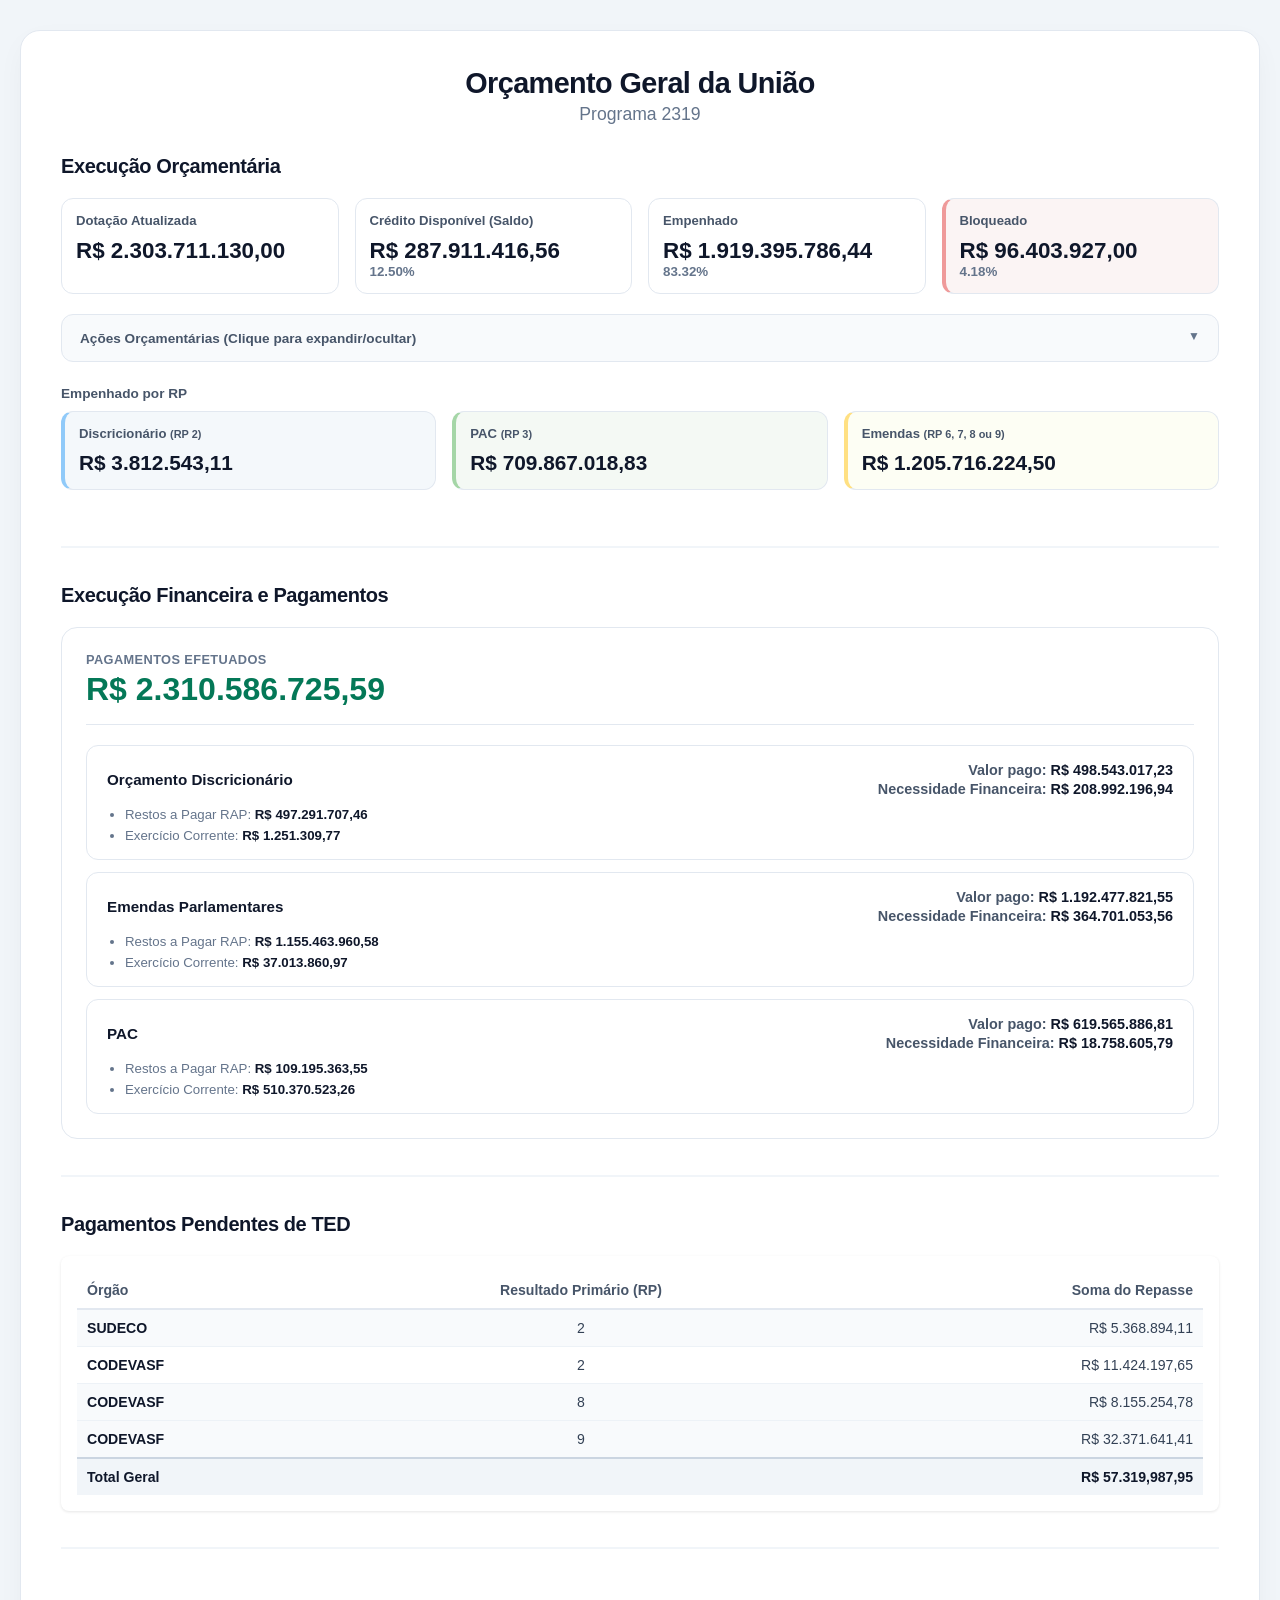
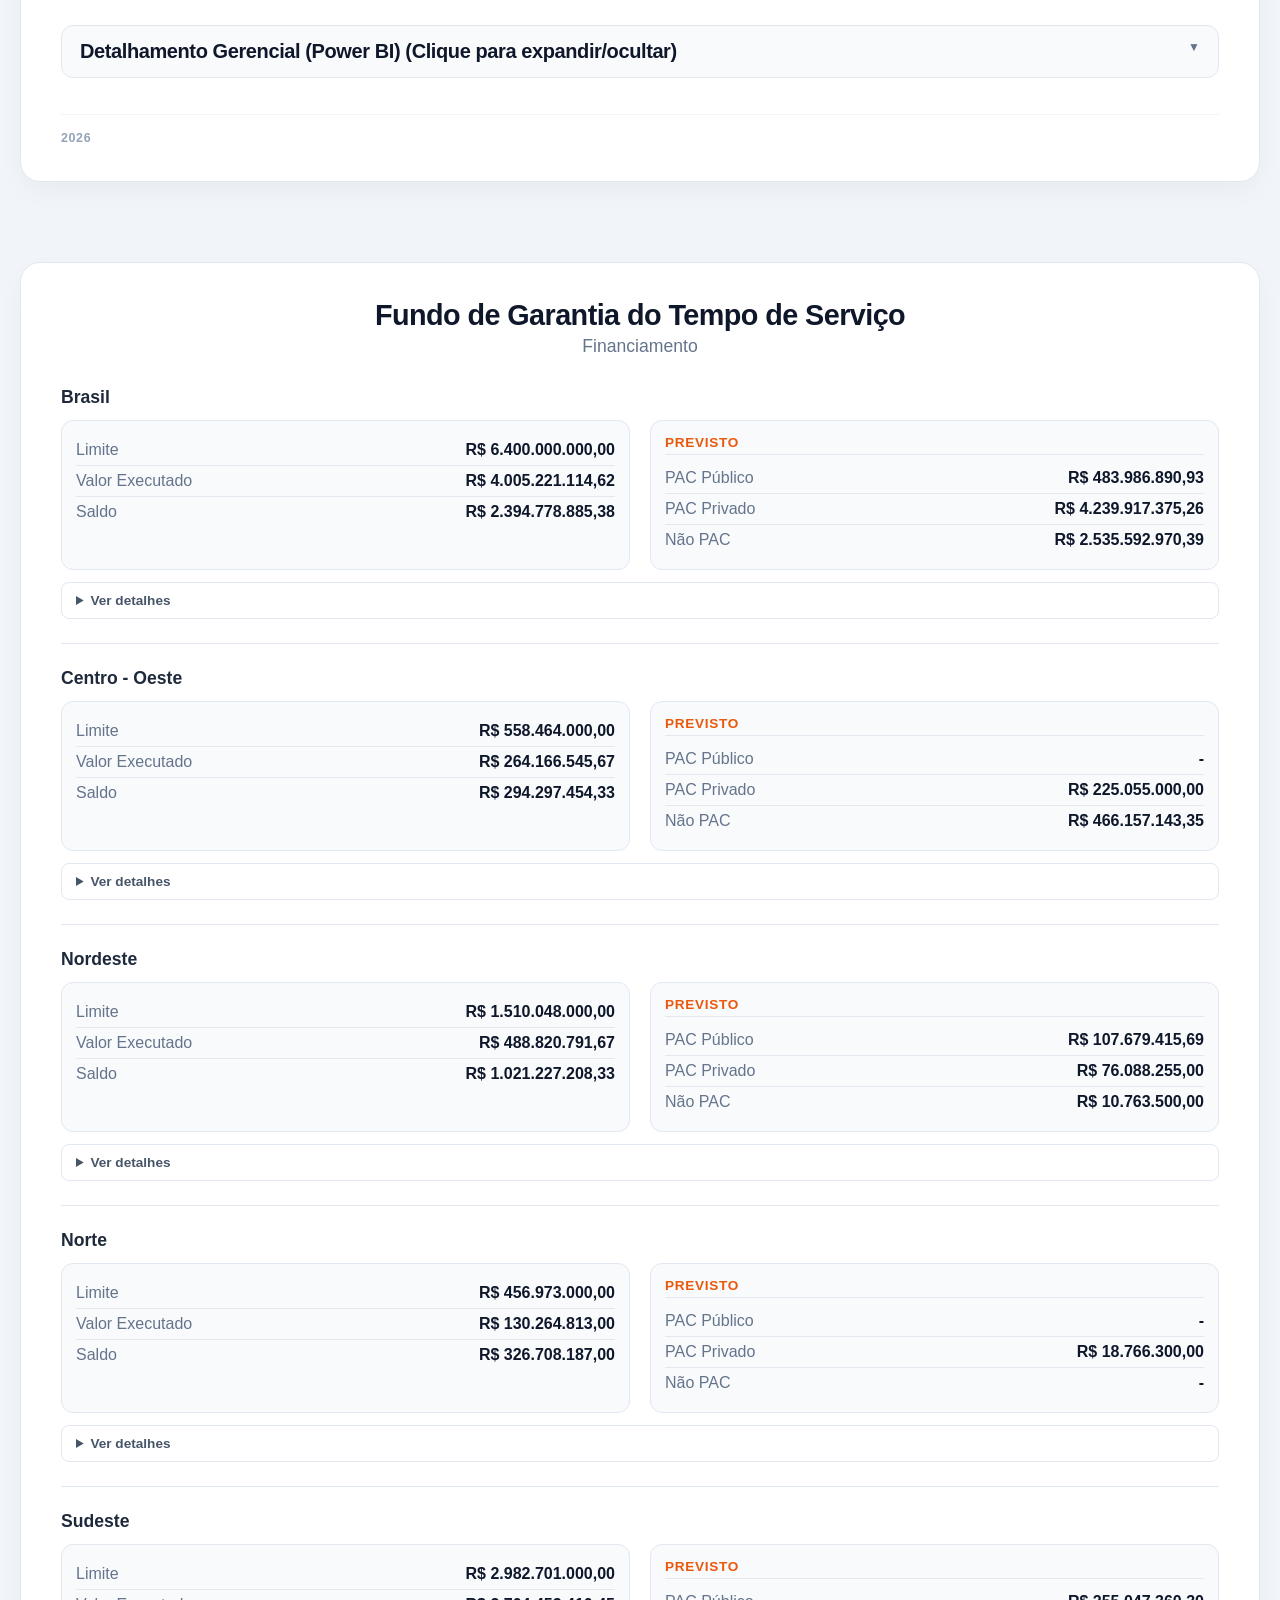
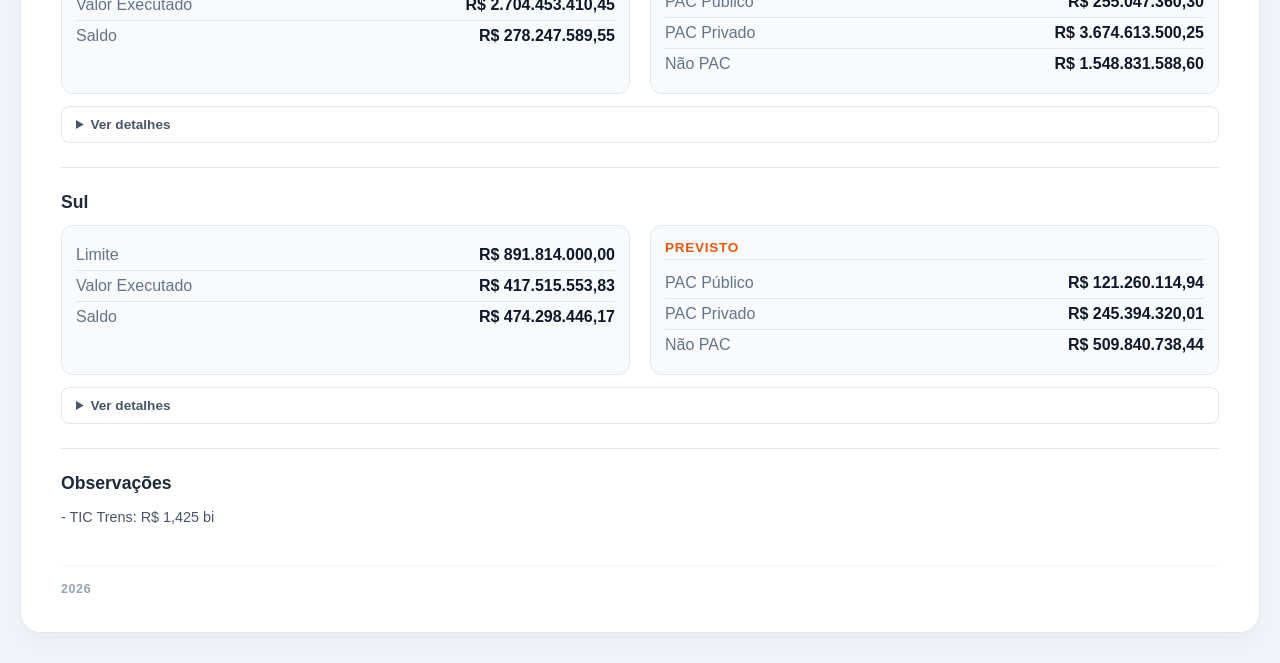
<file: index.html>
<!DOCTYPE html>
<html lang="pt-BR">
<head>
  <meta charset="UTF-8">
  <meta name="viewport" content="width=device-width, initial-scale=1.0">
  <title>Orçamento Geral da União - Programa 2319</title>
  <link rel="stylesheet" href="style.css">
</head>
<body>
  <div class="presentation-wrapper">
    
    <!-- DASHBOARD ÚNICO DO OGU -->
    <div class="slide-card">
      
      <!-- Cabeçalho Principal Centralizado -->
      <header class="dashboard-header">
        <h1>Orçamento Geral da União</h1>
        <h3>Programa 2319</h3>
      </header>

      <!-- SEÇÃO 1: EXECUÇÃO ORÇAMENTÁRIA -->
      <section class="dashboard-section">
        <h2 class="section-title-padrao">Execução Orçamentária</h2>
        
        <!-- Cards Gerais de Resumo -->
        <div class="cards-row" style="grid-template-columns: repeat(4, 1fr);">
          <div class="info-card">
            <h4>Dotação Atualizada</h4>
            <strong id="limite-total" style="font-size: 1.4rem; color: #0f172a;">R$ 0,00</strong>
          </div>
          <div class="info-card">
            <h4>Crédito Disponível (Saldo)</h4>
            <strong id="val-saldo" style="font-size: 1.4rem; color: #0f172a;">R$ 0,00</strong>
            <small id="pct-saldo" style="display:block; color: #64748b; font-weight: 600;">0%</small>
          </div>
          <div class="info-card">
            <h4>Empenhado</h4>
            <strong id="val-empenhado" style="font-size: 1.4rem; color: #0f172a;">R$ 0,00</strong>
            <small id="pct-empenhado" style="display:block; color: #64748b; font-weight: 600;">0%</small>
          </div>
          <div class="info-card card-bloqueado">
            <h4>Bloqueado</h4>
            <strong id="val-bloqueado" style="font-size: 1.4rem; color: #0f172a;">R$ 0,00</strong>
            <small id="pct-bloqueado" style="display:block; color: #64748b; font-weight: 600;">0%</small>
          </div>
        </div>

        <!-- Quadro de Ações Orçamentárias em Menu Suspenso (Accordion) -->
        <div style="margin-bottom: 24px;">
          <details class="actions-dropdown-container">
            <summary class="actions-dropdown-summary">
              <h3 class="actions-title" style="display:inline; margin:0;">Ações Orçamentárias (Clique para expandir/ocultar)</h3>
            </summary>
            <div class="actions-dropdown-content" id="tabela-acoes-container">
              <!-- A tabela detalhada será injetada aqui -->
            </div>
          </details>
        </div>

        <!-- Valores Separados por Tipo -->
        <h3 class="actions-title">Empenhado por RP</h3>
        <div class="cards-row" style="grid-template-columns: repeat(3, 1fr);">
          <div class="info-card card-discricionario">
            <h4>Discricionário <small>(RP 2)</small></h4>
            <strong id="eof-discricionario" style="font-size: 1.3rem; color: #0f172a;">R$ 0,00</strong>
          </div>
          <div class="info-card card-pac">
            <h4>PAC <small>(RP 3)</small></h4>
            <strong id="eof-pac" style="font-size: 1.3rem; color: #0f172a;">R$ 0,00</strong>
          </div>
          <div class="info-card card-emendas">
            <h4>Emendas <small>(RP 6, 7, 8 ou 9)</small></h4>
            <strong id="eof-emendas" style="font-size: 1.3rem; color: #0f172a;">R$ 0,00</strong>
          </div>
        </div>
      </section>

      <div class="divider-section"></div>

      <!-- SEÇÃO 2: EXECUÇÃO FINANCEIRA E PAGAMENTOS -->
      <section class="dashboard-section">
        <h2 class="section-title-padrao">Execução Financeira e Pagamentos</h2>

        <div class="flow-card-main">
          <div class="flow-header-main">
            <span>PAGAMENTOS EFETUADOS</span>
            <strong id="pag-acumulado" class="green-text" style="font-size: 2rem;">R$ 0,00</strong>
          </div>

          <div class="flow-rows-container">
            <div class="flow-row-item">
              <div class="flow-row-header">
                <span>Orçamento Discricionário</span>
                <div style="text-align: right;">
                  <div style="font-size: 0.9rem; color: #475569; margin-bottom: 3px;">
                    Valor pago: <strong id="pag-discricionario" style="font-weight: 700; color: #0f172a;">R$ 0,00</strong>
                  </div>
                  <div style="font-size: 0.9rem; color: #475569;">
                    Necessidade Financeira: <span style="font-weight: 700; color: #0f172a;">R$ 208.992.196,94</span>
                  </div>
                </div>
              </div>
              <ul class="subgroup-bullets">
                <li>Restos a Pagar RAP: <strong id="discricionario-rap">R$ 0,00</strong></li>
                <li>Exercício Corrente: <strong id="discricionario-ex">R$ 0,00</strong></li>
              </ul>
            </div>

            <div class="flow-row-item">
              <div class="flow-row-header">
                <span>Emendas Parlamentares</span>
                <div style="text-align: right;">
                  <div style="font-size: 0.9rem; color: #475569; margin-bottom: 3px;">
                    Valor pago: <strong id="pag-emendas" style="font-weight: 700; color: #0f172a;">R$ 0,00</strong>
                  </div>
                  <div style="font-size: 0.9rem; color: #475569;">
                    Necessidade Financeira: <span style="font-weight: 700; color: #0f172a;">R$ 364.701.053,56</span>
                  </div>
                </div>
              </div>
              <ul class="subgroup-bullets">
                <li>Restos a Pagar RAP: <strong id="emendas-rap">R$ 0,00</strong></li>
                <li>Exercício Corrente: <strong id="emendas-ex">R$ 0,00</strong></li>
              </ul>
            </div>

            <div class="flow-row-item">
              <div class="flow-row-header">
                <span>PAC</span>
                <div style="text-align: right;">
                  <div style="font-size: 0.9rem; color: #475569; margin-bottom: 3px;">
                    Valor pago: <strong id="pag-pac" style="font-weight: 700; color: #0f172a;">R$ 0,00</strong>
                  </div>
                  <div style="font-size: 0.9rem; color: #475569;">
                    Necessidade Financeira: <span style="font-weight: 700; color: #0f172a;">R$ 18.758.605,79</span>
                  </div>
                </div>
              </div>
              <ul class="subgroup-bullets">
                <li>Restos a Pagar RAP: <strong id="pac-rap">R$ 0,00</strong></li>
                <li>Exercício Corrente: <strong id="pac-ex">R$ 0,00</strong></li>
              </ul>
            </div>
          </div>
        </div>
      </section>

      <div class="divider-section"></div>

      <!-- SEÇÃO 3: PAGAMENTOS PENDENTES DE TED (ESTÁTICA) -->
      <section class="dashboard-section">
        <h2 class="section-title-padrao">Pagamentos Pendentes de TED</h2>
        <div style="background: #ffffff; border-radius: 8px; padding: 16px; box-shadow: 0 1px 3px rgba(0,0,0,0.1); overflow-x: auto;">
          <table style="width: 100%; border-collapse: collapse; font-size: 0.88rem; text-align: left;">
            <thead>
              <tr style="border-bottom: 2px solid #e2e8f0; color: #475569;">
                <th style="padding: 10px;">Órgão</th>
                <th style="padding: 10px; text-align: center;">Resultado Primário (RP)</th>
                <th style="padding: 10px; text-align: right;">Soma do Repasse</th>
              </tr>
            </thead>
            <tbody>
              <tr style="background-color: #f8fafc; border-bottom: 1px solid #edf2f7;">
                <td style="padding: 10px; font-weight: 700; color: #0f172a;">SUDECO</td>
                <td style="padding: 10px; text-align: center; color: #334155;">2</td>
                <td style="padding: 10px; text-align: right; color: #334155;">R$ 5.368.894,11</td>
              </tr>
              <tr style="background-color: #ffffff; border-bottom: 1px solid #edf2f7;">
                <td style="padding: 10px; font-weight: 700; color: #0f172a;">CODEVASF</td>
                <td style="padding: 10px; text-align: center; color: #334155;">2</td>
                <td style="padding: 10px; text-align: right; color: #334155;">R$  11.424.197,65 </td>
              </tr>
              <tr style="background-color: #f8fafc; border-bottom: 1px solid #edf2f7;">
                <td style="padding: 10px; font-weight: 700; color: #0f172a;">CODEVASF</td>
                <td style="padding: 10px; text-align: center; color: #334155;">8</td>
                <td style="padding: 10px; text-align: right; color: #334155;">R$ 8.155.254,78</td>
              </tr>
              <tr style="background-color: #f8fafc; border-bottom: 1px solid #edf2f7;">
                <td style="padding: 10px; font-weight: 700; color: #0f172a;">CODEVASF</td>
                <td style="padding: 10px; text-align: center; color: #334155;">9</td>
                <td style="padding: 10px; text-align: right; color: #334155;">R$ 32.371.641,41</td>
              </tr>
            </tbody>
            <tfoot>
              <tr style="border-top: 2px solid #cbd5e1; font-weight: bold; background-color: #f1f5f9;">
                <td style="padding: 10px; color: #0f172a;" colspan="2">Total Geral</td>
                <td style="padding: 10px; text-align: right; color: #0f172a;">R$ 57.319,987,95</td>
              </tr>
            </tfoot>
          </table>
        </div>
      </section>

      <div class="divider-section"></div>

      <!-- SEÇÃO DE DETALHAMENTO COM POWER BI -->
      <section class="dashboard-section" style="margin-top: 40px;">
        <details class="actions-dropdown-container">
          <summary class="actions-dropdown-summary">
            <h2 class="section-title-padrao" style="display:inline; margin:0;">Detalhamento Gerencial (Power BI) (Clique para expandir/ocultar)</h2>
          </summary>
          <div class="actions-dropdown-content" style="margin-top: 16px;">
            <div class="powerbi-container">
              <iframe title="painelgerencial" 
              width="100%"
              height="600px"
              src="https://app.fabric.microsoft.com/view?r=eyJrIjoiMzFkYzczZjYtNTQwMC00ODMxLTg5N2UtOGYyZmZiMDNmMTRkIiwidCI6IjFmMWJlODA0LWViZGYtNDJmNC1iZGExLTdmMjlhYmU2ZDQ3YSJ9"
              frameborder="0"
              allowFullScreen="true">
              </iframe>
            </div>
          </div>
        </details>
      </section>

      <footer class="slide-footer">
        <span>2026</span>
      </footer>
    </div>
    <!-- FIM DO DASHBOARD OGU -->

    <!-- INICIO_FGTS -->

    <!-- ESTILOS EXCLUSIVOS DO FGTS -->
    <style>
        .submenu { background: #ffffff; padding: 10px 14px; border-radius: 8px; border: 1px solid #e2e8f0; cursor: pointer; font-size: 0.85rem; margin-top: 10px; }
        .submenu summary { font-weight: 600; color: #475569; outline: none; }
        .submenu ul { list-style: none; padding: 8px 0 0 0; margin: 0; }
        .submenu li { padding: 5px 0; border-bottom: 1px solid #f1f5f9; display: flex; justify-content: space-between; color: #475569; }
        .sub-label { font-weight: 500; }
        .sub-value { font-weight: 600; color: #1e293b; }
    </style>

    <!-- NOVO SLIDE-CARD UNIFICADO PARA O FGTS (Abaixo de tudo) -->
    <div class="slide-card" style="margin-top: 40px;" id="bloco-fgts-dinamico">
        
        <!-- Cabeçalho Principal Centralizado -->
        <header class="dashboard-header">
            <h1>Fundo de Garantia do Tempo de Serviço</h1>
            <h3>Financiamento</h3>
        </header>

        <section class="dashboard-section">

            <div style="margin-bottom: 24px; padding-bottom: 24px; border-bottom: 1px solid #e2e8f0;">
                <h3 class="actions-title" style="font-size: 1.1rem; margin-bottom: 12px; color: #1e293b;">Brasil</h3>
                
                <div class="cards-row" style="grid-template-columns: 1fr 1fr; gap: 20px; margin-bottom: 12px;">
                    <!-- Coluna Principal -->
                    <div class="info-card" style="background: #f8fafc; text-align: left;">
                        <table style="width: 100%; border-collapse: collapse;">
                            <tr><td style="padding: 6px 0; border-bottom: 1px solid #e2e8f0; color: #64748b; font-weight: 500;">Limite</td><td style="padding: 6px 0; border-bottom: 1px solid #e2e8f0; text-align: right; font-weight: 600; color: #0f172a;">R$ 6.400.000.000,00</td></tr>
                            <tr><td style="padding: 6px 0; border-bottom: 1px solid #e2e8f0; color: #64748b; font-weight: 500;">Valor Executado</td><td style="padding: 6px 0; border-bottom: 1px solid #e2e8f0; text-align: right; font-weight: 600; color: #0f172a;">R$ 4.005.221.114,62</td></tr>
                            <tr><td style="padding: 6px 0; border-bottom: none; color: #64748b; font-weight: 500;">Saldo</td><td style="padding: 6px 0; border-bottom: none; text-align: right; font-weight: 600; color: #0f172a;">R$ 2.394.778.885,38</td></tr>
                        </table>
                    </div>
                    
                    <!-- Coluna Previsto -->
                    <div class="info-card" style="background: #f8fafc; text-align: left;">
                        <h4 style="margin-top: 0; color: #ea580c; font-size: 0.85rem; font-weight: 600; text-transform: uppercase; letter-spacing: 0.05em; margin-bottom: 8px; border-bottom: 1px solid #e2e8f0; padding-bottom: 4px;">Previsto</h4>
                        <table style="width: 100%; border-collapse: collapse;">
                            <tr><td style="padding: 6px 0; border-bottom: 1px solid #e2e8f0; color: #64748b; font-weight: 500;">PAC Público</td><td style="padding: 6px 0; border-bottom: 1px solid #e2e8f0; text-align: right; font-weight: 600; color: #0f172a;">R$ 483.986.890,93</td></tr>
                            <tr><td style="padding: 6px 0; border-bottom: 1px solid #e2e8f0; color: #64748b; font-weight: 500;">PAC Privado</td><td style="padding: 6px 0; border-bottom: 1px solid #e2e8f0; text-align: right; font-weight: 600; color: #0f172a;">R$ 4.239.917.375,26</td></tr>
                            <tr><td style="padding: 6px 0; border-bottom: none; color: #64748b; font-weight: 500;">Não PAC</td><td style="padding: 6px 0; border-bottom: none; text-align: right; font-weight: 600; color: #0f172a;">R$ 2.535.592.970,39</td></tr>
                        </table>
                    </div>
                </div>

                <details class="submenu"><summary>Ver detalhes</summary><ul><li><span class="sub-label">A CONTRATAR AVANÇAR:</span> <span class="sub-value">R$ 1.860.803.102,44</span></li><li><span class="sub-label">A CONTRATAR GM PRIVADO:</span> <span class="sub-value">R$ 2.789.935.189,55</span></li><li><span class="sub-label">A CONTRATAR GM PÚBLICO:</span> <span class="sub-value">R$ 318.986.890,93</span></li><li><span class="sub-label">A CONTRATAR REFROTA PRIVADO:</span> <span class="sub-value">R$ 1.349.478.140,50</span></li><li><span class="sub-label">A CONTRATAR REFROTA PÚBLICO:</span> <span class="sub-value">R$ 165.000.000,00</span></li><li><span class="sub-label">SELEÇÃO A PUBLICAR AVAÇAR:</span> <span class="sub-value">R$ 674.789.867,95</span></li><li><span class="sub-label">SELEÇÃO A PUBLICAR REFROTA PRIVADO:</span> <span class="sub-value">R$ 100.504.045,21</span></li><li><span class="sub-label">CONTRATADO AVANÇAR:</span> <span class="sub-value">R$ 491.865.466,58</span></li><li><span class="sub-label">CONTRATADO REFROTA PRIVADO:</span> <span class="sub-value">R$ 2.607.602.831,62</span></li><li><span class="sub-label">CONTRATADO REFROTA PÚBLICO:</span> <span class="sub-value">R$ 332.912.000,00</span></li><li><span class="sub-label">CONTRATADO GM PÚBLICO:</span> <span class="sub-value">R$ 572.840.816,42</span></li></ul></details>
            </div>
    
            <div style="margin-bottom: 24px; padding-bottom: 24px; border-bottom: 1px solid #e2e8f0;">
                <h3 class="actions-title" style="font-size: 1.1rem; margin-bottom: 12px; color: #1e293b;">Centro - Oeste</h3>
                
                <div class="cards-row" style="grid-template-columns: 1fr 1fr; gap: 20px; margin-bottom: 12px;">
                    <!-- Coluna Principal -->
                    <div class="info-card" style="background: #f8fafc; text-align: left;">
                        <table style="width: 100%; border-collapse: collapse;">
                            <tr><td style="padding: 6px 0; border-bottom: 1px solid #e2e8f0; color: #64748b; font-weight: 500;">Limite</td><td style="padding: 6px 0; border-bottom: 1px solid #e2e8f0; text-align: right; font-weight: 600; color: #0f172a;">R$ 558.464.000,00</td></tr>
                            <tr><td style="padding: 6px 0; border-bottom: 1px solid #e2e8f0; color: #64748b; font-weight: 500;">Valor Executado</td><td style="padding: 6px 0; border-bottom: 1px solid #e2e8f0; text-align: right; font-weight: 600; color: #0f172a;">R$ 264.166.545,67</td></tr>
                            <tr><td style="padding: 6px 0; border-bottom: none; color: #64748b; font-weight: 500;">Saldo</td><td style="padding: 6px 0; border-bottom: none; text-align: right; font-weight: 600; color: #0f172a;">R$ 294.297.454,33</td></tr>
                        </table>
                    </div>
                    
                    <!-- Coluna Previsto -->
                    <div class="info-card" style="background: #f8fafc; text-align: left;">
                        <h4 style="margin-top: 0; color: #ea580c; font-size: 0.85rem; font-weight: 600; text-transform: uppercase; letter-spacing: 0.05em; margin-bottom: 8px; border-bottom: 1px solid #e2e8f0; padding-bottom: 4px;">Previsto</h4>
                        <table style="width: 100%; border-collapse: collapse;">
                            <tr><td style="padding: 6px 0; border-bottom: 1px solid #e2e8f0; color: #64748b; font-weight: 500;">PAC Público</td><td style="padding: 6px 0; border-bottom: 1px solid #e2e8f0; text-align: right; font-weight: 600; color: #0f172a;">-</td></tr>
                            <tr><td style="padding: 6px 0; border-bottom: 1px solid #e2e8f0; color: #64748b; font-weight: 500;">PAC Privado</td><td style="padding: 6px 0; border-bottom: 1px solid #e2e8f0; text-align: right; font-weight: 600; color: #0f172a;">R$ 225.055.000,00</td></tr>
                            <tr><td style="padding: 6px 0; border-bottom: none; color: #64748b; font-weight: 500;">Não PAC</td><td style="padding: 6px 0; border-bottom: none; text-align: right; font-weight: 600; color: #0f172a;">R$ 466.157.143,35</td></tr>
                        </table>
                    </div>
                </div>

                <details class="submenu"><summary>Ver detalhes</summary><ul><li><span class="sub-label">A CONTRATAR AVANÇAR:</span> <span class="sub-value">R$ 18.807.909,96</span></li><li><span class="sub-label">A CONTRATAR GM PRIVADO:</span> <span class="sub-value"> R$ -   </span></li><li><span class="sub-label">A CONTRATAR GM PÚBLICO:</span> <span class="sub-value"> R$ -   </span></li><li><span class="sub-label">A CONTRATAR REFROTA PRIVADO:</span> <span class="sub-value">R$ 225.055.000,00</span></li><li><span class="sub-label">A CONTRATAR REFROTA PÚBLICO:</span> <span class="sub-value"> R$ -   </span></li><li><span class="sub-label">SELEÇÃO A PUBLICAR AVAÇAR:</span> <span class="sub-value">R$ 447.349.233,39</span></li><li><span class="sub-label">SELEÇÃO A PUBLICAR REFROTA PRIVADO:</span> <span class="sub-value"> R$ -   </span></li><li><span class="sub-label">CONTRATADO AVANÇAR:</span> <span class="sub-value">R$ 136.099.957,27</span></li><li><span class="sub-label">CONTRATADO REFROTA PRIVADO:</span> <span class="sub-value">R$ 128.066.588,40</span></li><li><span class="sub-label">CONTRATADO REFROTA PÚBLICO:</span> <span class="sub-value"> R$ -   </span></li><li><span class="sub-label">CONTRATADO GM PÚBLICO:</span> <span class="sub-value">R$ -   </span></li></ul></details>
            </div>
    
            <div style="margin-bottom: 24px; padding-bottom: 24px; border-bottom: 1px solid #e2e8f0;">
                <h3 class="actions-title" style="font-size: 1.1rem; margin-bottom: 12px; color: #1e293b;">Nordeste</h3>
                
                <div class="cards-row" style="grid-template-columns: 1fr 1fr; gap: 20px; margin-bottom: 12px;">
                    <!-- Coluna Principal -->
                    <div class="info-card" style="background: #f8fafc; text-align: left;">
                        <table style="width: 100%; border-collapse: collapse;">
                            <tr><td style="padding: 6px 0; border-bottom: 1px solid #e2e8f0; color: #64748b; font-weight: 500;">Limite</td><td style="padding: 6px 0; border-bottom: 1px solid #e2e8f0; text-align: right; font-weight: 600; color: #0f172a;">R$ 1.510.048.000,00</td></tr>
                            <tr><td style="padding: 6px 0; border-bottom: 1px solid #e2e8f0; color: #64748b; font-weight: 500;">Valor Executado</td><td style="padding: 6px 0; border-bottom: 1px solid #e2e8f0; text-align: right; font-weight: 600; color: #0f172a;">R$ 488.820.791,67</td></tr>
                            <tr><td style="padding: 6px 0; border-bottom: none; color: #64748b; font-weight: 500;">Saldo</td><td style="padding: 6px 0; border-bottom: none; text-align: right; font-weight: 600; color: #0f172a;">R$ 1.021.227.208,33</td></tr>
                        </table>
                    </div>
                    
                    <!-- Coluna Previsto -->
                    <div class="info-card" style="background: #f8fafc; text-align: left;">
                        <h4 style="margin-top: 0; color: #ea580c; font-size: 0.85rem; font-weight: 600; text-transform: uppercase; letter-spacing: 0.05em; margin-bottom: 8px; border-bottom: 1px solid #e2e8f0; padding-bottom: 4px;">Previsto</h4>
                        <table style="width: 100%; border-collapse: collapse;">
                            <tr><td style="padding: 6px 0; border-bottom: 1px solid #e2e8f0; color: #64748b; font-weight: 500;">PAC Público</td><td style="padding: 6px 0; border-bottom: 1px solid #e2e8f0; text-align: right; font-weight: 600; color: #0f172a;">R$ 107.679.415,69</td></tr>
                            <tr><td style="padding: 6px 0; border-bottom: 1px solid #e2e8f0; color: #64748b; font-weight: 500;">PAC Privado</td><td style="padding: 6px 0; border-bottom: 1px solid #e2e8f0; text-align: right; font-weight: 600; color: #0f172a;">R$ 76.088.255,00</td></tr>
                            <tr><td style="padding: 6px 0; border-bottom: none; color: #64748b; font-weight: 500;">Não PAC</td><td style="padding: 6px 0; border-bottom: none; text-align: right; font-weight: 600; color: #0f172a;">R$ 10.763.500,00</td></tr>
                        </table>
                    </div>
                </div>

                <details class="submenu"><summary>Ver detalhes</summary><ul><li><span class="sub-label">A CONTRATAR AVANÇAR:</span> <span class="sub-value">R$ 10.763.500,00</span></li><li><span class="sub-label">A CONTRATAR GM PRIVADO:</span> <span class="sub-value"> R$ -   </span></li><li><span class="sub-label">A CONTRATAR GM PÚBLICO:</span> <span class="sub-value">R$ 107.679.415,69</span></li><li><span class="sub-label">A CONTRATAR REFROTA PRIVADO:</span> <span class="sub-value">R$ 76.088.255,00</span></li><li><span class="sub-label">A CONTRATAR REFROTA PÚBLICO:</span> <span class="sub-value"> R$ -   </span></li><li><span class="sub-label">SELEÇÃO A PUBLICAR AVAÇAR:</span> <span class="sub-value"> R$ -   </span></li><li><span class="sub-label">SELEÇÃO A PUBLICAR REFROTA PRIVADO:</span> <span class="sub-value"> R$ -   </span></li><li><span class="sub-label">CONTRATADO AVANÇAR:</span> <span class="sub-value"> R$ -   </span></li><li><span class="sub-label">CONTRATADO REFROTA PRIVADO:</span> <span class="sub-value">R$ 268.233.247,31</span></li><li><span class="sub-label">CONTRATADO REFROTA PÚBLICO:</span> <span class="sub-value">R$ 190.000.000,00</span></li><li><span class="sub-label">CONTRATADO GM PÚBLICO:</span> <span class="sub-value">R$ 30.587.544,36</span></li></ul></details>
            </div>
    
            <div style="margin-bottom: 24px; padding-bottom: 24px; border-bottom: 1px solid #e2e8f0;">
                <h3 class="actions-title" style="font-size: 1.1rem; margin-bottom: 12px; color: #1e293b;">Norte</h3>
                
                <div class="cards-row" style="grid-template-columns: 1fr 1fr; gap: 20px; margin-bottom: 12px;">
                    <!-- Coluna Principal -->
                    <div class="info-card" style="background: #f8fafc; text-align: left;">
                        <table style="width: 100%; border-collapse: collapse;">
                            <tr><td style="padding: 6px 0; border-bottom: 1px solid #e2e8f0; color: #64748b; font-weight: 500;">Limite</td><td style="padding: 6px 0; border-bottom: 1px solid #e2e8f0; text-align: right; font-weight: 600; color: #0f172a;">R$ 456.973.000,00</td></tr>
                            <tr><td style="padding: 6px 0; border-bottom: 1px solid #e2e8f0; color: #64748b; font-weight: 500;">Valor Executado</td><td style="padding: 6px 0; border-bottom: 1px solid #e2e8f0; text-align: right; font-weight: 600; color: #0f172a;">R$ 130.264.813,00</td></tr>
                            <tr><td style="padding: 6px 0; border-bottom: none; color: #64748b; font-weight: 500;">Saldo</td><td style="padding: 6px 0; border-bottom: none; text-align: right; font-weight: 600; color: #0f172a;">R$ 326.708.187,00</td></tr>
                        </table>
                    </div>
                    
                    <!-- Coluna Previsto -->
                    <div class="info-card" style="background: #f8fafc; text-align: left;">
                        <h4 style="margin-top: 0; color: #ea580c; font-size: 0.85rem; font-weight: 600; text-transform: uppercase; letter-spacing: 0.05em; margin-bottom: 8px; border-bottom: 1px solid #e2e8f0; padding-bottom: 4px;">Previsto</h4>
                        <table style="width: 100%; border-collapse: collapse;">
                            <tr><td style="padding: 6px 0; border-bottom: 1px solid #e2e8f0; color: #64748b; font-weight: 500;">PAC Público</td><td style="padding: 6px 0; border-bottom: 1px solid #e2e8f0; text-align: right; font-weight: 600; color: #0f172a;">-</td></tr>
                            <tr><td style="padding: 6px 0; border-bottom: 1px solid #e2e8f0; color: #64748b; font-weight: 500;">PAC Privado</td><td style="padding: 6px 0; border-bottom: 1px solid #e2e8f0; text-align: right; font-weight: 600; color: #0f172a;">R$ 18.766.300,00</td></tr>
                            <tr><td style="padding: 6px 0; border-bottom: none; color: #64748b; font-weight: 500;">Não PAC</td><td style="padding: 6px 0; border-bottom: none; text-align: right; font-weight: 600; color: #0f172a;">-</td></tr>
                        </table>
                    </div>
                </div>

                <details class="submenu"><summary>Ver detalhes</summary><ul><li><span class="sub-label">A CONTRATAR AVANÇAR:</span> <span class="sub-value"> R$ -   </span></li><li><span class="sub-label">A CONTRATAR GM PRIVADO:</span> <span class="sub-value"> R$ -   </span></li><li><span class="sub-label">A CONTRATAR GM PÚBLICO:</span> <span class="sub-value"> R$ -   </span></li><li><span class="sub-label">A CONTRATAR REFROTA PRIVADO:</span> <span class="sub-value">R$ 18.766.300,00</span></li><li><span class="sub-label">A CONTRATAR REFROTA PÚBLICO:</span> <span class="sub-value"> R$ -   </span></li><li><span class="sub-label">SELEÇÃO A PUBLICAR AVAÇAR:</span> <span class="sub-value"> R$ -   </span></li><li><span class="sub-label">SELEÇÃO A PUBLICAR REFROTA PRIVADO:</span> <span class="sub-value"> R$ -   </span></li><li><span class="sub-label">CONTRATADO AVANÇAR:</span> <span class="sub-value"> R$ -   </span></li><li><span class="sub-label">CONTRATADO REFROTA PRIVADO:</span> <span class="sub-value">R$ 63.264.813,00</span></li><li><span class="sub-label">CONTRATADO REFROTA PÚBLICO:</span> <span class="sub-value">R$ 67.000.000,00</span></li><li><span class="sub-label">CONTRATADO GM PÚBLICO:</span> <span class="sub-value"> R$ -   </span></li></ul></details>
            </div>
    
            <div style="margin-bottom: 24px; padding-bottom: 24px; border-bottom: 1px solid #e2e8f0;">
                <h3 class="actions-title" style="font-size: 1.1rem; margin-bottom: 12px; color: #1e293b;">Sudeste</h3>
                
                <div class="cards-row" style="grid-template-columns: 1fr 1fr; gap: 20px; margin-bottom: 12px;">
                    <!-- Coluna Principal -->
                    <div class="info-card" style="background: #f8fafc; text-align: left;">
                        <table style="width: 100%; border-collapse: collapse;">
                            <tr><td style="padding: 6px 0; border-bottom: 1px solid #e2e8f0; color: #64748b; font-weight: 500;">Limite</td><td style="padding: 6px 0; border-bottom: 1px solid #e2e8f0; text-align: right; font-weight: 600; color: #0f172a;">R$ 2.982.701.000,00</td></tr>
                            <tr><td style="padding: 6px 0; border-bottom: 1px solid #e2e8f0; color: #64748b; font-weight: 500;">Valor Executado</td><td style="padding: 6px 0; border-bottom: 1px solid #e2e8f0; text-align: right; font-weight: 600; color: #0f172a;">R$ 2.704.453.410,45</td></tr>
                            <tr><td style="padding: 6px 0; border-bottom: none; color: #64748b; font-weight: 500;">Saldo</td><td style="padding: 6px 0; border-bottom: none; text-align: right; font-weight: 600; color: #0f172a;">R$ 278.247.589,55</td></tr>
                        </table>
                    </div>
                    
                    <!-- Coluna Previsto -->
                    <div class="info-card" style="background: #f8fafc; text-align: left;">
                        <h4 style="margin-top: 0; color: #ea580c; font-size: 0.85rem; font-weight: 600; text-transform: uppercase; letter-spacing: 0.05em; margin-bottom: 8px; border-bottom: 1px solid #e2e8f0; padding-bottom: 4px;">Previsto</h4>
                        <table style="width: 100%; border-collapse: collapse;">
                            <tr><td style="padding: 6px 0; border-bottom: 1px solid #e2e8f0; color: #64748b; font-weight: 500;">PAC Público</td><td style="padding: 6px 0; border-bottom: 1px solid #e2e8f0; text-align: right; font-weight: 600; color: #0f172a;">R$ 255.047.360,30</td></tr>
                            <tr><td style="padding: 6px 0; border-bottom: 1px solid #e2e8f0; color: #64748b; font-weight: 500;">PAC Privado</td><td style="padding: 6px 0; border-bottom: 1px solid #e2e8f0; text-align: right; font-weight: 600; color: #0f172a;">R$ 3.674.613.500,25</td></tr>
                            <tr><td style="padding: 6px 0; border-bottom: none; color: #64748b; font-weight: 500;">Não PAC</td><td style="padding: 6px 0; border-bottom: none; text-align: right; font-weight: 600; color: #0f172a;">R$ 1.548.831.588,60</td></tr>
                        </table>
                    </div>
                </div>

                <details class="submenu"><summary>Ver detalhes</summary><ul><li><span class="sub-label">A CONTRATAR AVANÇAR:</span> <span class="sub-value">R$ 1.548.831.588,60</span></li><li><span class="sub-label">A CONTRATAR GM PRIVADO:</span> <span class="sub-value">R$ 2.789.935.189,55</span></li><li><span class="sub-label">A CONTRATAR GM PÚBLICO:</span> <span class="sub-value">R$ 90.047.360,30</span></li><li><span class="sub-label">A CONTRATAR REFROTA PRIVADO:</span> <span class="sub-value">R$ 815.362.985,70</span></li><li><span class="sub-label">A CONTRATAR REFROTA PÚBLICO:</span> <span class="sub-value">R$ 165.000.000,00</span></li><li><span class="sub-label">SELEÇÃO A PUBLICAR AVAÇAR:</span> <span class="sub-value"> R$ -   </span></li><li><span class="sub-label">SELEÇÃO A PUBLICAR REFROTA PRIVADO:</span> <span class="sub-value">R$ 69.315.325,00</span></li><li><span class="sub-label">CONTRATADO AVANÇAR:</span> <span class="sub-value">R$ 283.500.000,00</span></li><li><span class="sub-label">CONTRATADO REFROTA PRIVADO:</span> <span class="sub-value">R$ 1.818.388.138,39</span></li><li><span class="sub-label">CONTRATADO REFROTA PÚBLICO:</span> <span class="sub-value">R$ 60.312.000,00</span></li><li><span class="sub-label">CONTRATADO GM PÚBLICO:</span> <span class="sub-value">R$ 542.253.272,06</span></li></ul></details>
            </div>
    
            <div style="margin-bottom: 24px; padding-bottom: 24px; border-bottom: 1px solid #e2e8f0;">
                <h3 class="actions-title" style="font-size: 1.1rem; margin-bottom: 12px; color: #1e293b;">Sul</h3>
                
                <div class="cards-row" style="grid-template-columns: 1fr 1fr; gap: 20px; margin-bottom: 12px;">
                    <!-- Coluna Principal -->
                    <div class="info-card" style="background: #f8fafc; text-align: left;">
                        <table style="width: 100%; border-collapse: collapse;">
                            <tr><td style="padding: 6px 0; border-bottom: 1px solid #e2e8f0; color: #64748b; font-weight: 500;">Limite</td><td style="padding: 6px 0; border-bottom: 1px solid #e2e8f0; text-align: right; font-weight: 600; color: #0f172a;">R$ 891.814.000,00</td></tr>
                            <tr><td style="padding: 6px 0; border-bottom: 1px solid #e2e8f0; color: #64748b; font-weight: 500;">Valor Executado</td><td style="padding: 6px 0; border-bottom: 1px solid #e2e8f0; text-align: right; font-weight: 600; color: #0f172a;">R$ 417.515.553,83</td></tr>
                            <tr><td style="padding: 6px 0; border-bottom: none; color: #64748b; font-weight: 500;">Saldo</td><td style="padding: 6px 0; border-bottom: none; text-align: right; font-weight: 600; color: #0f172a;">R$ 474.298.446,17</td></tr>
                        </table>
                    </div>
                    
                    <!-- Coluna Previsto -->
                    <div class="info-card" style="background: #f8fafc; text-align: left;">
                        <h4 style="margin-top: 0; color: #ea580c; font-size: 0.85rem; font-weight: 600; text-transform: uppercase; letter-spacing: 0.05em; margin-bottom: 8px; border-bottom: 1px solid #e2e8f0; padding-bottom: 4px;">Previsto</h4>
                        <table style="width: 100%; border-collapse: collapse;">
                            <tr><td style="padding: 6px 0; border-bottom: 1px solid #e2e8f0; color: #64748b; font-weight: 500;">PAC Público</td><td style="padding: 6px 0; border-bottom: 1px solid #e2e8f0; text-align: right; font-weight: 600; color: #0f172a;">R$ 121.260.114,94</td></tr>
                            <tr><td style="padding: 6px 0; border-bottom: 1px solid #e2e8f0; color: #64748b; font-weight: 500;">PAC Privado</td><td style="padding: 6px 0; border-bottom: 1px solid #e2e8f0; text-align: right; font-weight: 600; color: #0f172a;">R$ 245.394.320,01</td></tr>
                            <tr><td style="padding: 6px 0; border-bottom: none; color: #64748b; font-weight: 500;">Não PAC</td><td style="padding: 6px 0; border-bottom: none; text-align: right; font-weight: 600; color: #0f172a;">R$ 509.840.738,44</td></tr>
                        </table>
                    </div>
                </div>

                <details class="submenu"><summary>Ver detalhes</summary><ul><li><span class="sub-label">A CONTRATAR AVANÇAR:</span> <span class="sub-value">R$ 282.400.103,88</span></li><li><span class="sub-label">A CONTRATAR GM PRIVADO:</span> <span class="sub-value"> R$ -   </span></li><li><span class="sub-label">A CONTRATAR GM PÚBLICO:</span> <span class="sub-value">R$ 121.260.114,94</span></li><li><span class="sub-label">A CONTRATAR REFROTA PRIVADO:</span> <span class="sub-value">R$ 214.205.599,80</span></li><li><span class="sub-label">A CONTRATAR REFROTA PÚBLICO:</span> <span class="sub-value"> R$ -   </span></li><li><span class="sub-label">SELEÇÃO A PUBLICAR AVAÇAR:</span> <span class="sub-value">R$ 227.440.634,56</span></li><li><span class="sub-label">SELEÇÃO A PUBLICAR REFROTA PRIVADO:</span> <span class="sub-value">R$ 31.188.720,21</span></li><li><span class="sub-label">CONTRATADO AVANÇAR:</span> <span class="sub-value">R$ 72.265.509,31</span></li><li><span class="sub-label">CONTRATADO REFROTA PRIVADO:</span> <span class="sub-value">R$ 329.650.044,52</span></li><li><span class="sub-label">CONTRATADO REFROTA PÚBLICO:</span> <span class="sub-value">R$ 15.600.000,00</span></li><li><span class="sub-label">CONTRATADO GM PÚBLICO:</span> <span class="sub-value"> R$ -   </span></li></ul></details>
            </div>
    
                <div>
                    <h3 class="actions-title" style="font-size: 1.1rem; margin-bottom: 12px; color: #1e293b;">Observações</h3>
                    <p style="font-size: 0.9rem; color: #475569; white-space: pre-line; line-height: 1.6; margin: 0;">- TIC Trens: R$ 1,425 bi</p>
                </div>
        
        </section>
        
        <footer class="slide-footer">
            <span>2026</span>
        </footer>
    </div>

<!-- FIM_FGTS -->

  </div> <!-- FIM DO PRESENTATION WRAPPER -->

  <script src="script.js"></script>
</body>
</html>
</file>
<file: style.css>
:root {
  --bg-app: #f1f5f9;
  --card-bg: #ffffff;
  --text-main: #0f172a;
  --text-muted: #64748b;
  --border-color: #e2e8f0;
  
  --green-bg: #ecfdf5;
  --green-border: #a7f3d0;
  --green-text: #047857;

  --orange-bg: #fffbeb;
  --orange-border: #fde68a;
  --orange-text: #b45309;

  --blue-bg: #eff6ff;
  --blue-border: #bfdbfe;
  --blue-text: #1d4ed8;

  --red-text: #b91c1c;
  --red-bg: #fef2f2;
}

* {
  box-sizing: border-box;
  margin: 0;
  padding: 0;
}

body {
  font-family: 'Inter', -apple-system, sans-serif;
  background-color: var(--bg-app);
  color: var(--text-main);
  padding: 30px 20px;
  display: flex;
  justify-content: center;
}

.presentation-wrapper {
  width: 100%;
  max-width: 1280px;
  display: flex;
  flex-direction: column;
  gap: 40px;
}

.slide-card {
  background: var(--card-bg);
  border-radius: 20px;
  border: 1px solid var(--border-color);
  padding: 36px 40px;
  box-shadow: 0 10px 30px -5px rgba(0, 0, 0, 0.05);
  display: flex;
  flex-direction: column;
  justify-content: space-between;
  width: 100%;
}

.dashboard-header {
  text-align: center;
  margin: 0 auto 30px auto;
  width: 100%;
}

.dashboard-header h1 {
  font-size: 1.8rem;
  font-weight: 800;
  color: var(--text-main);
  letter-spacing: -0.02em;
  margin-bottom: 4px;
}

.dashboard-header h3 {
  font-size: 1.1rem;
  color: var(--text-muted);
  font-weight: 500;
}

.section-title-padrao {
  font-size: 1.25rem;
  font-weight: 800;
  color: #0f172a;
  letter-spacing: -0.02em;
  margin-bottom: 20px;
}

.divider-section {
  border-top: 2px solid #f1f5f9;
  margin: 36px 0;
}

/* ESTILOS DO MENU SUSPENSO (ACCORDION) DAS AÇÕES */
.actions-dropdown-container {
  background: #f8fafc;
  border: 1px solid var(--border-color);
  border-radius: 12px;
  padding: 14px 18px;
}

.actions-dropdown-summary {
  cursor: pointer;
  list-style: none;
  outline: none;
}

.actions-dropdown-summary::-webkit-details-marker {
  display: none;
}

.actions-dropdown-summary::after {
  content: ' ▼';
  font-size: 0.75rem;
  color: #64748b;
  float: right;
  transition: transform 0.2s;
}

details[open] .actions-dropdown-summary::after {
  transform: rotate(180deg);
}

.actions-dropdown-content {
  margin-top: 14px;
  border-top: 1px solid #e2e8f0;
  padding-top: 14px;
}

.actions-title {
  font-size: 0.85rem;
  font-weight: 700;
  color: #475569;
  margin-bottom: 10px;
}

.actions-list {
  list-style: none;
  display: flex;
  flex-direction: column;
  gap: 10px;
  max-height: 400px;
  overflow-y: auto;
}

.actions-list li {
  display: flex;
  flex-direction: column;
  background: #ffffff;
  border: 1px solid #edf2f7;
  padding: 12px 16px;
  border-radius: 10px;
  font-size: 0.88rem;
  gap: 6px;
}

.action-name {
  color: #0f172a;
  font-weight: 700;
  font-size: 0.92rem;
}

.action-details-grid {
  display: grid;
  grid-template-columns: repeat(4, 1fr);
  gap: 10px;
  margin-top: 4px;
  font-size: 0.8rem;
  color: #475569;
}

.action-details-grid span strong {
  color: #0f172a;
  font-weight: 600;
}

/* CARDS ROW E CORES PASTÉIS SUTIS */
.cards-row {
  display: grid;
  gap: 16px;
  margin-bottom: 20px;
}

.info-card {
  border: 1px solid var(--border-color);
  border-radius: 12px;
  padding: 14px;
  background: #ffffff;
}

.card-discricionario {
  border-left: 4px solid #90caf9;
  background-color: #f4f8fb;
}

.card-pac {
  border-left: 4px solid #a5d6a7;
  background-color: #f4f9f4;
}

.card-emendas {
  border-left: 4px solid #ffe082;
  background-color: #fdfef4;
}

.card-bloqueado {
  border-left: 4px solid #ef9a9a;
  background-color: #fbf4f4;
}

.info-card h4 {
  font-size: 0.82rem;
  color: #475569;
  font-weight: 600;
  margin-bottom: 10px;
}

/* LAYOUT EMPILHADO DA EXECUÇÃO FINANCEIRA */
.flow-card-main {
  background: #ffffff;
  border: 1px solid var(--border-color);
  border-radius: 16px;
  padding: 24px;
  display: flex;
  flex-direction: column;
  gap: 20px;
}

.flow-header-main {
  border-bottom: 1px solid #e2e8f0;
  padding-bottom: 16px;
}

.flow-header-main span {
  font-size: 0.8rem;
  font-weight: 700;
  color: #64748b;
  letter-spacing: 0.03em;
  display: block;
  margin-bottom: 4px;
}

.flow-rows-container {
  display: flex;
  flex-direction: column;
  gap: 12px;
}

.flow-row-item {
  border: 1px solid var(--border-color);
  border-radius: 12px;
  padding: 16px 20px;
  background: #ffffff;
}

.flow-row-header {
  display: flex;
  justify-content: space-between;
  align-items: center;
  font-size: 0.95rem;
  font-weight: 700;
  color: #0f172a;
}

.subgroup-bullets {
  list-style-type: disc;
  padding-left: 18px;
  margin-top: 10px;
  font-size: 0.83rem;
  color: #64748b;
  display: flex;
  flex-direction: column;
  gap: 6px;
}

.subgroup-bullets li strong {
  color: #0f172a;
  font-weight: 600;
}

.green-text { color: var(--green-text); }
.red-text { color: var(--red-text); }

.slide-footer {
  display: flex;
  justify-content: space-between;
  border-top: 1px solid #f1f5f9;
  padding-top: 16px;
  margin-top: 36px;
  font-size: 0.78rem;
  font-weight: 700;
  color: #94a3b8;
  letter-spacing: 0.05em;
}

@media(max-width: 768px) {
  .action-details-grid {
    grid-template-columns: repeat(2, 1fr);
  }
}
</file>
